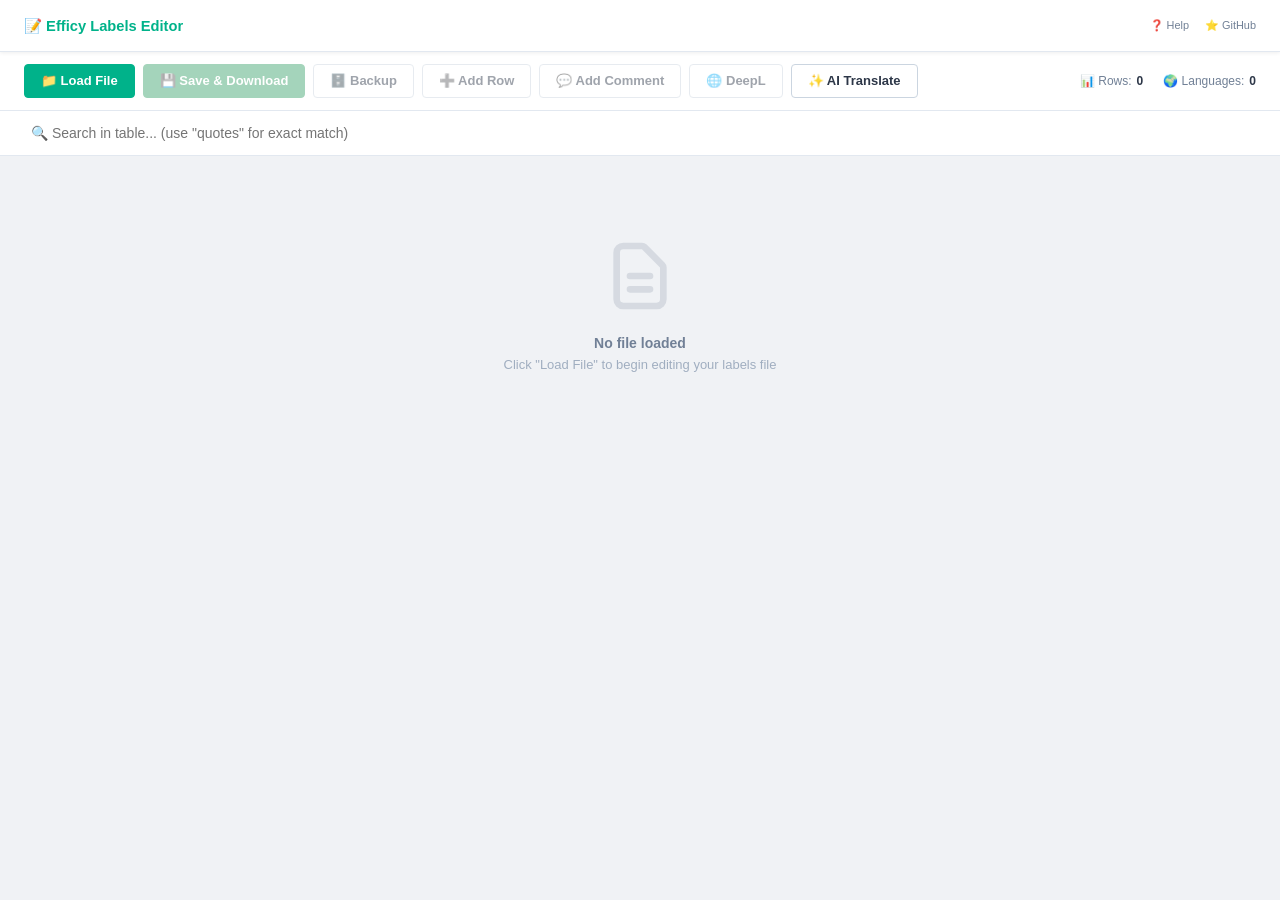
<file: index.html>
<!DOCTYPE html>
<html lang="en">
<head>
    <meta charset="UTF-8">
    <meta name="viewport" content="width=device-width, initial-scale=1.0">
    <title>Efficy Labels Editor</title>
    <link rel="stylesheet" href="style.css">
</head>
<body>
    <div class="container">
        <div class="header">
            <h1>📝 Efficy Labels Editor</h1>
            <div class="header-spacer"></div>
            <a href="help.html" target="_blank">❓ Help</a>
            <a href="https://github.com/eca-efficy/efficy-labels-editor" target="_blank">⭐ GitHub</a>
        </div>

        <div class="controls">
            <div class="file-input-wrapper">
                <label for="fileInput" class="btn btn-primary">
                    📁 Load File
                </label>
                <input type="file" id="fileInput" accept=".txt">
            </div>
            <button id="saveBtn" class="btn btn-success" disabled>
                💾 Save & Download
            </button>
            <button id="backupBtn" class="btn btn-secondary" disabled>
                🗄️ Backup
            </button>
            <button id="addRowBtn" class="btn btn-secondary" disabled>
                ➕ Add Row
            </button>
            <button id="addCommentBtn" class="btn btn-secondary" disabled>
                💬 Add Comment
            </button>
            <button id="deeplBtn" class="btn btn-secondary" disabled>
                🌐 DeepL
            </button>
            <button id="apiKeyBtn" class="btn btn-secondary" onclick="openApiKeyModal()">
                ✨ AI Translate
            </button>
<div class="filename-display hidden" id="filenameDisplay"></div>
            <div class="stats">
                <div class="stat-item">
                    <span>📊 Rows:</span>
                    <span class="stat-value" id="rowCount">0</span>
                </div>
                <div class="stat-item">
                    <span>🌍 Languages:</span>
                    <span class="stat-value" id="langCount">0</span>
                </div>
            </div>
        </div>

        <div class="search-bar">
            <input type="text" id="searchInput" placeholder='🔍 Search in table... (use "quotes" for exact match)' disabled>
        </div>

        <div class="pagination-bar hidden" id="paginationBar">
            <div class="pagination-info" id="paginationInfo"></div>
            <div class="pagination-controls">
                <button class="pg-btn" id="pgFirst" onclick="goToPage(1)" title="First page">«</button>
                <button class="pg-btn" id="pgPrev"  onclick="goToPage(currentPage - 1)" title="Previous page">‹</button>
                <button class="pg-btn" id="pgNext"  onclick="goToPage(currentPage + 1)" title="Next page">›</button>
                <button class="pg-btn" id="pgLast"  onclick="goToLastPage()" title="Last page">»</button>
            </div>
            <div class="pagination-size">
                <label for="pageSizeSelect">Rows per page:</label>
                <select id="pageSizeSelect" onchange="changePageSize(this.value)">
                    <option value="10">10</option>
                    <option value="25">25</option>
                    <option value="50" selected>50</option>
                    <option value="100">100</option>
                    <option value="200">200</option>
                </select>
            </div>
        </div>

        <!-- API Key Modal -->
        <div id="apiKeyModal" class="modal-overlay hidden">
            <div class="modal">
                <h2>✨ AI Translate <span style="font-size:0.75em;font-weight:400;color:#6c757d;"></span></h2>

                <div class="modal-section">
                    <h3>How to get your API key</h3>
                    <p style="margin-bottom:8px">If you use <strong>Claude Code CLI</strong>, your key is already stored locally:</p>
                    <ul>
                        <li>Open <code>%USERPROFILE%\.claude\config.json</code></li>
                        <li>Copy the value of <code>primaryApiKey</code></li>
                    </ul>
                    <p style="margin: 10px 0 8px">Otherwise, generate one from the Anthropic console:</p>
                    <ol>
                        <li>Go to <a href="https://console.anthropic.com" target="_blank">console.anthropic.com</a> and sign in</li>
                        <li>Click <strong>Settings</strong> (gear icon, bottom-left) → <strong>API Keys</strong> tab</li>
                        <li>Click <strong>Create Key</strong>, give it a name, then copy it</li>
                    </ol>
                </div>

                <div class="modal-privacy">
                    🔒 <strong>Privacy:</strong> Your API key is saved exclusively in your browser's <code>localStorage</code> and is only ever sent directly to <strong>api.anthropic.com</strong> to perform translations. It is never shared, logged, or used for any purpose outside this tool.
                </div>

                <div class="modal-input-row">
                    <input type="password" id="apiKeyInput" placeholder="sk-ant-api03-…" autocomplete="off" spellcheck="false">
                    <button onclick="toggleApiKeyVisibility()" title="Show/hide key">👁</button>
                </div>

                <div class="modal-actions">
                    <button id="clearKeyBtn" class="btn btn-danger hidden" onclick="clearApiKey()">Remove key</button>
                    <button class="btn btn-secondary" onclick="closeApiKeyModal()">Cancel</button>
                    <button class="btn btn-primary" onclick="saveApiKey()">Save key</button>
                </div>
            </div>
        </div>

<div class="table-container">
            <div class="no-data" id="noData">
                <svg viewBox="0 0 24 24" fill="none" stroke="currentColor">
                    <path stroke-linecap="round" stroke-linejoin="round" stroke-width="2" d="M9 12h6m-6 4h6m2 5H7a2 2 0 01-2-2V5a2 2 0 012-2h5.586a1 1 0 01.707.293l5.414 5.414a1 1 0 01.293.707V19a2 2 0 01-2 2z" />
                </svg>
                <h3>No file loaded</h3>
                <p>Click "Load File" to begin editing your labels file</p>
            </div>
            <table id="dataTable" class="hidden"></table>
        </div>
    </div>

    <script src="app.js"></script>
</body>
</html>
</file>
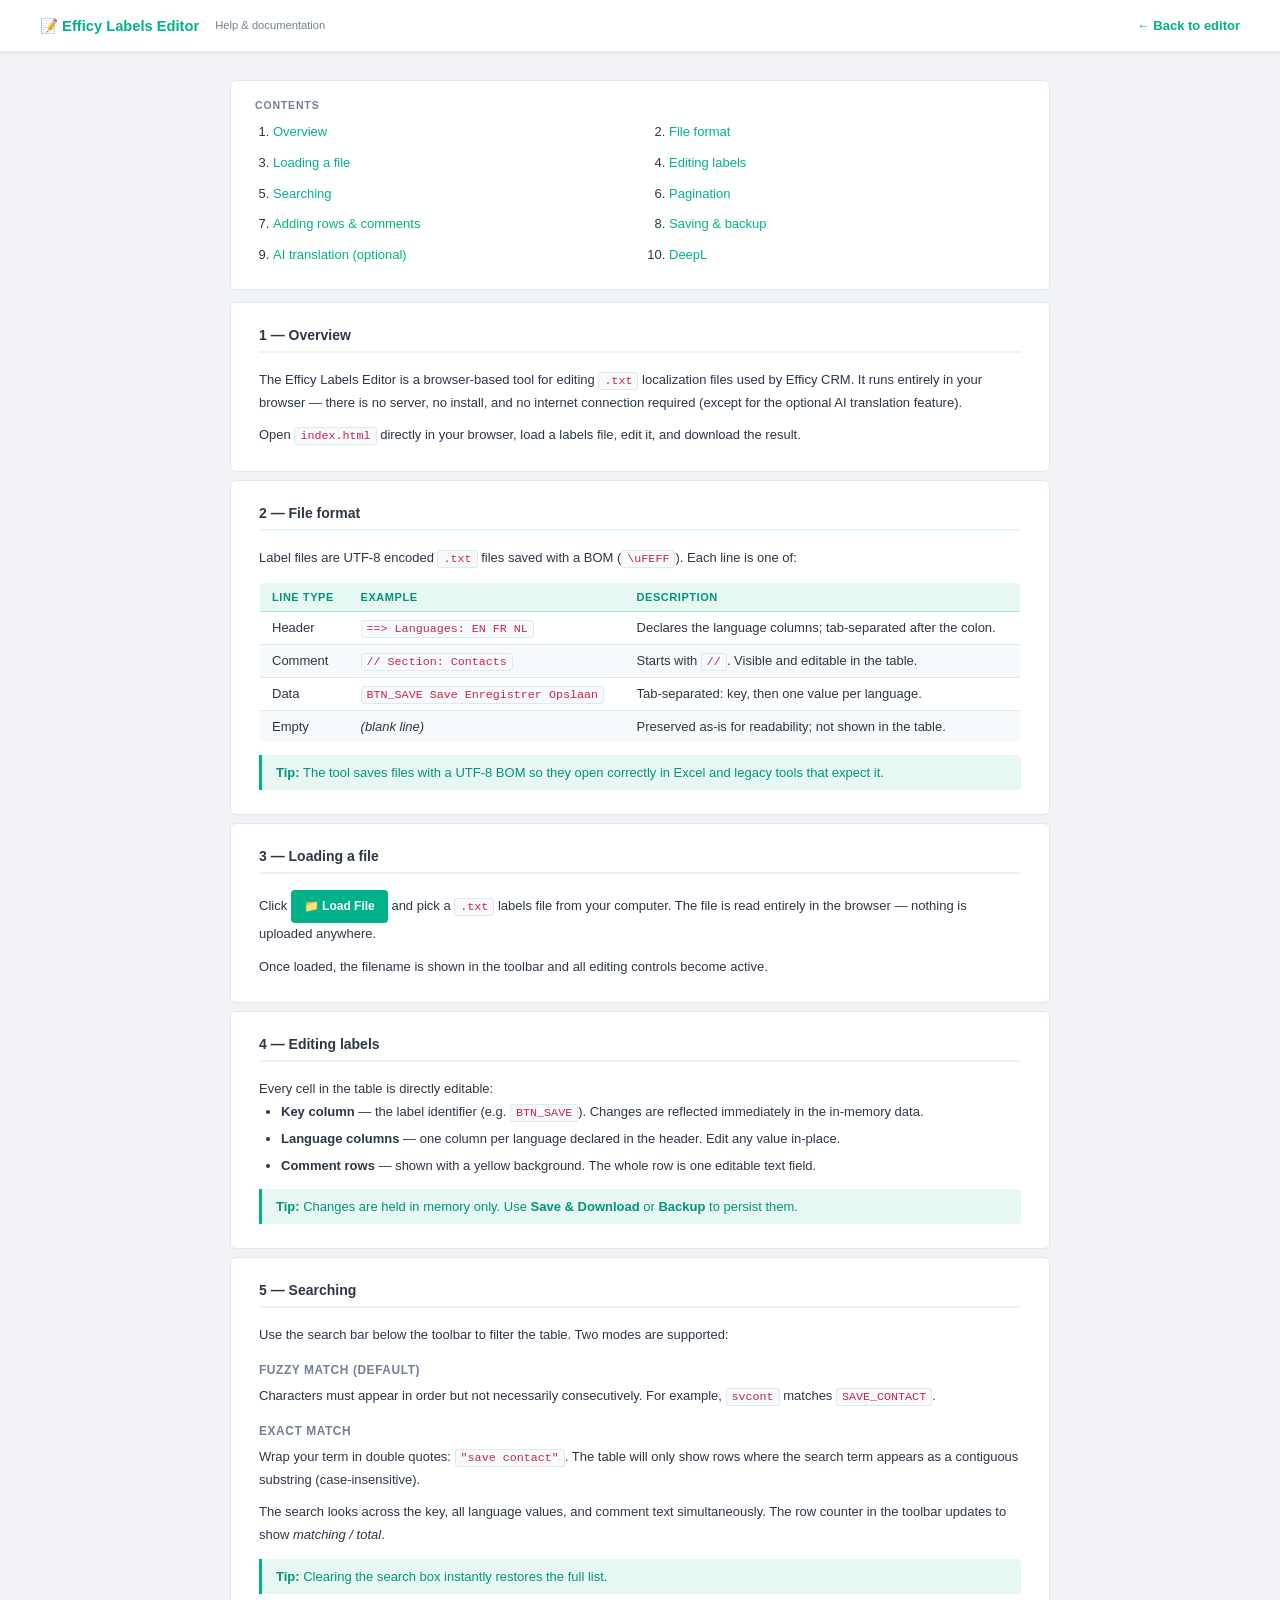
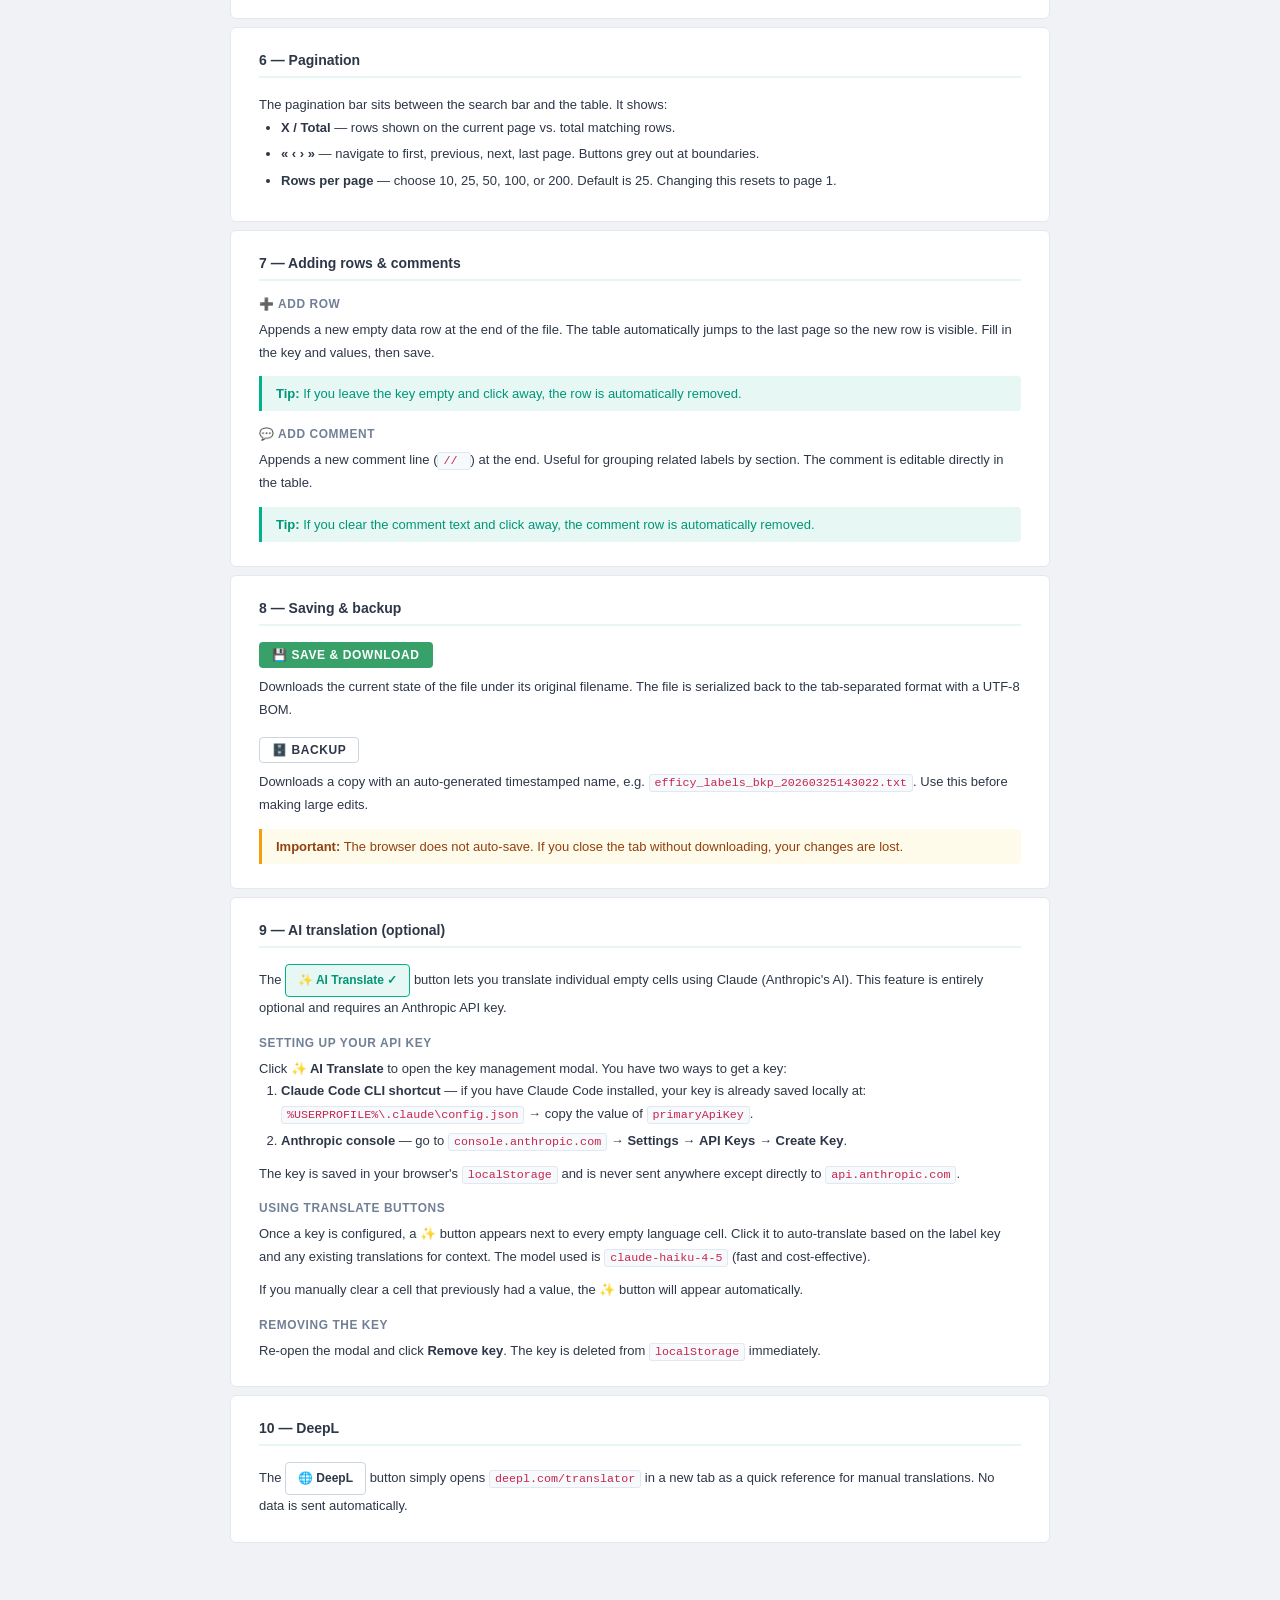
<file: help.html>
<!DOCTYPE html>
<html lang="en">
<head>
    <meta charset="UTF-8">
    <meta name="viewport" content="width=device-width, initial-scale=1.0">
    <title>Efficy Labels Editor — Help</title>
    <style>
        :root {
            --primary:      #00b28a;
            --primary-dark: #009678;
            --primary-light:#e6f7f4;
            --bg:           #f0f2f5;
            --card:         #ffffff;
            --border:       #e2e8f0;
            --border-dark:  #cbd5e0;
            --text:         #2d3748;
            --muted:        #718096;
        }

        * { margin: 0; padding: 0; box-sizing: border-box; }

        body {
            font-family: 'Segoe UI', Tahoma, Geneva, Verdana, sans-serif;
            background: var(--bg);
            min-height: 100vh;
            color: var(--text);
            font-size: 14px;
        }

        /* Navbar */
        .page-header {
            background: var(--card);
            border-bottom: 1px solid var(--border);
            padding: 0 40px;
            height: 52px;
            display: flex;
            align-items: center;
            gap: 16px;
            position: sticky;
            top: 0;
            z-index: 100;
            box-shadow: 0 1px 4px rgba(0,0,0,0.07);
        }

        .page-header h1 {
            font-size: 1.05em;
            font-weight: 700;
            color: var(--primary);
        }

        .page-header p {
            font-size: 0.8em;
            color: var(--muted);
        }

        .page-header a {
            margin-left: auto;
            font-size: 13px;
            color: var(--primary);
            text-decoration: none;
            font-weight: 600;
        }

        .page-header a:hover { text-decoration: underline; }

        /* Content wrapper */
        .page-body {
            max-width: 860px;
            margin: 28px auto;
            padding: 0 20px 40px;
            display: flex;
            flex-direction: column;
            gap: 4px;
        }

        /* TOC */
        .toc {
            background: var(--card);
            border: 1px solid var(--border);
            border-radius: 6px;
            padding: 18px 24px;
            margin-bottom: 8px;
        }

        .toc h2 {
            font-size: 0.75em;
            text-transform: uppercase;
            letter-spacing: 0.08em;
            color: var(--muted);
            margin-bottom: 10px;
        }

        .toc ol {
            padding-left: 18px;
            display: grid;
            grid-template-columns: 1fr 1fr;
            gap: 4px 40px;
            font-size: 13px;
        }

        .toc a { color: var(--primary); text-decoration: none; font-weight: 500; }
        .toc a:hover { text-decoration: underline; }

        /* Sections */
        section {
            background: var(--card);
            border: 1px solid var(--border);
            border-radius: 6px;
            padding: 24px 28px;
            scroll-margin-top: 68px;
        }

        section h2 {
            font-size: 1em;
            color: var(--text);
            border-bottom: 2px solid var(--primary-light);
            padding-bottom: 8px;
            margin-bottom: 16px;
        }

        section h2 span { color: var(--primary); margin-right: 6px; }

        section h3 {
            font-size: 0.85em;
            font-weight: 700;
            color: var(--muted);
            text-transform: uppercase;
            letter-spacing: 0.05em;
            margin: 16px 0 8px;
        }

        p, li { font-size: 13px; line-height: 1.75; color: var(--text); }
        ul, ol { padding-left: 22px; }
        li { margin-bottom: 4px; }

        code {
            background: #f7fafc;
            border: 1px solid var(--border);
            border-radius: 3px;
            padding: 1px 5px;
            font-family: 'Consolas', 'Courier New', monospace;
            font-size: 0.9em;
            color: #c7254e;
        }

        .tip {
            background: var(--primary-light);
            border-left: 3px solid var(--primary);
            border-radius: 0 4px 4px 0;
            padding: 10px 14px;
            font-size: 13px;
            color: var(--primary-dark);
            margin-top: 12px;
        }

        .warn {
            background: #fffbeb;
            border-left: 3px solid #f59e0b;
            border-radius: 0 4px 4px 0;
            padding: 10px 14px;
            font-size: 13px;
            color: #92400e;
            margin-top: 12px;
        }

        .btn-demo {
            display: inline-flex;
            align-items: center;
            gap: 5px;
            padding: 5px 12px;
            border-radius: 4px;
            font-size: 12px;
            font-weight: 600;
            border: 1px solid transparent;
            cursor: default;
            vertical-align: middle;
            font-family: inherit;
        }

        .btn-primary-demo  { background: var(--primary); color: white; }
        .btn-success-demo  { background: #38a169; color: white; }
        .btn-secondary-demo{ background: white; color: #2d3748; border-color: #cbd5e0; }
        .btn-teal-demo     { background: var(--primary-light); color: var(--primary-dark); border-color: var(--primary); }

        table.format-table {
            width: 100%;
            border-collapse: collapse;
            font-size: 13px;
            margin-top: 12px;
            border: 1px solid var(--border);
            border-radius: 5px;
            overflow: hidden;
        }

        table.format-table th {
            background: var(--primary-light);
            color: var(--primary-dark);
            padding: 8px 12px;
            text-align: left;
            font-size: 11px;
            text-transform: uppercase;
            letter-spacing: 0.05em;
            border-bottom: 1px solid #a7e8da;
        }

        table.format-table td {
            padding: 8px 12px;
            border-bottom: 1px solid var(--border);
        }

        table.format-table tr:last-child td { border-bottom: none; }
        table.format-table tr:nth-child(even) td { background: #f7fafc; }

        @media (max-width: 600px) {
            .page-header { padding: 0 20px; }
            .toc ol { grid-template-columns: 1fr; }
        }
    </style>
</head>
<body>
    <div class="page-header">
        <h1>📝 Efficy Labels Editor</h1>
        <p>Help &amp; documentation</p>
        <a href="index.html">← Back to editor</a>
    </div>

    <div class="page-body">

        <nav class="toc">
            <h2>Contents</h2>
            <ol>
                <li><a href="#overview">Overview</a></li>
                <li><a href="#file-format">File format</a></li>
                <li><a href="#loading">Loading a file</a></li>
                <li><a href="#editing">Editing labels</a></li>
                <li><a href="#search">Searching</a></li>
                <li><a href="#pagination">Pagination</a></li>
                <li><a href="#adding">Adding rows &amp; comments</a></li>
                <li><a href="#saving">Saving &amp; backup</a></li>
                <li><a href="#ai">AI translation (optional)</a></li>
                <li><a href="#deepl">DeepL</a></li>
            </ol>
        </nav>

        <div style="display:flex;flex-direction:column;gap:8px;">

            <section id="overview">
                <h2>1 — Overview</h2>
                <p>The Efficy Labels Editor is a browser-based tool for editing <code>.txt</code> localization files used by Efficy CRM. It runs entirely in your browser — there is no server, no install, and no internet connection required (except for the optional AI translation feature).</p>
                <p style="margin-top:10px">Open <code>index.html</code> directly in your browser, load a labels file, edit it, and download the result.</p>
            </section>

            <section id="file-format">
                <h2>2 — File format</h2>
                <p>Label files are UTF-8 encoded <code>.txt</code> files saved with a BOM (<code>\uFEFF</code>). Each line is one of:</p>

                <table class="format-table">
                    <thead>
                        <tr><th>Line type</th><th>Example</th><th>Description</th></tr>
                    </thead>
                    <tbody>
                        <tr>
                            <td>Header</td>
                            <td><code>==> Languages:	EN	FR	NL</code></td>
                            <td>Declares the language columns; tab-separated after the colon.</td>
                        </tr>
                        <tr>
                            <td>Comment</td>
                            <td><code>// Section: Contacts</code></td>
                            <td>Starts with <code>//</code>. Visible and editable in the table.</td>
                        </tr>
                        <tr>
                            <td>Data</td>
                            <td><code>BTN_SAVE	Save	Enregistrer	Opslaan</code></td>
                            <td>Tab-separated: key, then one value per language.</td>
                        </tr>
                        <tr>
                            <td>Empty</td>
                            <td><em>(blank line)</em></td>
                            <td>Preserved as-is for readability; not shown in the table.</td>
                        </tr>
                    </tbody>
                </table>

                <div class="tip">
                    <strong>Tip:</strong> The tool saves files with a UTF-8 BOM so they open correctly in Excel and legacy tools that expect it.
                </div>
            </section>

            <section id="loading">
                <h2>3 — Loading a file</h2>
                <p>Click <span class="btn-demo btn-primary-demo">📁 Load File</span> and pick a <code>.txt</code> labels file from your computer. The file is read entirely in the browser — nothing is uploaded anywhere.</p>
                <p style="margin-top:10px">Once loaded, the filename is shown in the toolbar and all editing controls become active.</p>
            </section>

            <section id="editing">
                <h2>4 — Editing labels</h2>
                <p>Every cell in the table is directly editable:</p>
                <ul>
                    <li><strong>Key column</strong> — the label identifier (e.g. <code>BTN_SAVE</code>). Changes are reflected immediately in the in-memory data.</li>
                    <li><strong>Language columns</strong> — one column per language declared in the header. Edit any value in-place.</li>
                    <li><strong>Comment rows</strong> — shown with a yellow background. The whole row is one editable text field.</li>
                </ul>
                <div class="tip">
                    <strong>Tip:</strong> Changes are held in memory only. Use <strong>Save &amp; Download</strong> or <strong>Backup</strong> to persist them.
                </div>
            </section>

            <section id="search">
                <h2>5 — Searching</h2>
                <p>Use the search bar below the toolbar to filter the table. Two modes are supported:</p>

                <h3>Fuzzy match (default)</h3>
                <p>Characters must appear in order but not necessarily consecutively. For example, <code>svcont</code> matches <code>SAVE_CONTACT</code>.</p>

                <h3>Exact match</h3>
                <p>Wrap your term in double quotes: <code>"save contact"</code>. The table will only show rows where the search term appears as a contiguous substring (case-insensitive).</p>

                <p style="margin-top:10px">The search looks across the key, all language values, and comment text simultaneously. The row counter in the toolbar updates to show <em>matching / total</em>.</p>

                <div class="tip">
                    <strong>Tip:</strong> Clearing the search box instantly restores the full list.
                </div>
            </section>

            <section id="pagination">
                <h2>6 — Pagination</h2>
                <p>The pagination bar sits between the search bar and the table. It shows:</p>
                <ul>
                    <li><strong>X / Total</strong> — rows shown on the current page vs. total matching rows.</li>
                    <li><strong>« ‹ › »</strong> — navigate to first, previous, next, last page. Buttons grey out at boundaries.</li>
                    <li><strong>Rows per page</strong> — choose 10, 25, 50, 100, or 200. Default is 25. Changing this resets to page 1.</li>
                </ul>
            </section>

            <section id="adding">
                <h2>7 — Adding rows &amp; comments</h2>

                <h3>➕ Add Row</h3>
                <p>Appends a new empty data row at the end of the file. The table automatically jumps to the last page so the new row is visible. Fill in the key and values, then save.</p>
                <div class="tip">
                    <strong>Tip:</strong> If you leave the key empty and click away, the row is automatically removed.
                </div>

                <h3>💬 Add Comment</h3>
                <p>Appends a new comment line (<code>// </code>) at the end. Useful for grouping related labels by section. The comment is editable directly in the table.</p>
                <div class="tip">
                    <strong>Tip:</strong> If you clear the comment text and click away, the comment row is automatically removed.
                </div>
            </section>

            <section id="saving">
                <h2>8 — Saving &amp; backup</h2>

                <h3><span class="btn-demo btn-success-demo">💾 Save &amp; Download</span></h3>
                <p>Downloads the current state of the file under its original filename. The file is serialized back to the tab-separated format with a UTF-8 BOM.</p>

                <h3><span class="btn-demo btn-secondary-demo">🗄️ Backup</span></h3>
                <p>Downloads a copy with an auto-generated timestamped name, e.g. <code>efficy_labels_bkp_20260325143022.txt</code>. Use this before making large edits.</p>

                <div class="warn">
                    <strong>Important:</strong> The browser does not auto-save. If you close the tab without downloading, your changes are lost.
                </div>
            </section>

            <section id="ai">
                <h2>9 — AI translation (optional)</h2>
                <p>The <span class="btn-demo btn-teal-demo">✨ AI Translate ✓</span> button lets you translate individual empty cells using Claude (Anthropic's AI). This feature is entirely optional and requires an Anthropic API key.</p>

                <h3>Setting up your API key</h3>
                <p>Click <strong>✨ AI Translate</strong> to open the key management modal. You have two ways to get a key:</p>
                <ol>
                    <li>
                        <strong>Claude Code CLI shortcut</strong> — if you have Claude Code installed, your key is already saved locally at:<br>
                        <code>%USERPROFILE%\.claude\config.json</code> → copy the value of <code>primaryApiKey</code>.
                    </li>
                    <li>
                        <strong>Anthropic console</strong> — go to <code>console.anthropic.com</code> → <strong>Settings</strong> → <strong>API Keys</strong> → <strong>Create Key</strong>.
                    </li>
                </ol>
                <p style="margin-top:10px">The key is saved in your browser's <code>localStorage</code> and is never sent anywhere except directly to <code>api.anthropic.com</code>.</p>

                <h3>Using translate buttons</h3>
                <p>Once a key is configured, a <strong>✨</strong> button appears next to every empty language cell. Click it to auto-translate based on the label key and any existing translations for context. The model used is <code>claude-haiku-4-5</code> (fast and cost-effective).</p>
                <p style="margin-top:10px">If you manually clear a cell that previously had a value, the ✨ button will appear automatically.</p>

                <h3>Removing the key</h3>
                <p>Re-open the modal and click <strong>Remove key</strong>. The key is deleted from <code>localStorage</code> immediately.</p>
            </section>

            <section id="deepl">
                <h2>10 — DeepL</h2>
                <p>The <span class="btn-demo btn-secondary-demo">🌐 DeepL</span> button simply opens <code>deepl.com/translator</code> in a new tab as a quick reference for manual translations. No data is sent automatically.</p>
            </section>

        </div>

        </div>

    </div>
</body>
</html>
</file>
<file: style.css>
:root {
    --primary:       #00b28a;
    --primary-dark:  #009678;
    --primary-light: #e6f7f4;
    --bg:            #f0f2f5;
    --card:          #ffffff;
    --border:        #e2e8f0;
    --border-dark:   #cbd5e0;
    --text:          #2d3748;
    --muted:         #718096;
    --muted-light:   #a0aec0;
    --danger:        #e53e3e;
    --danger-dark:   #c53030;
    --success:       #38a169;
    --success-dark:  #2f855a;
    --info:          #3182ce;
    --info-dark:     #2b6cb0;
    --warning-bg:    #fffbeb;
    --warning-text:  #92400e;
    --warning-border:#fcd34d;
}

* {
    margin: 0;
    padding: 0;
    box-sizing: border-box;
}

html, body {
    height: 100%;
    overflow: hidden;
}

body {
    font-family: 'Segoe UI', Tahoma, Geneva, Verdana, sans-serif;
    background: var(--bg);
    color: var(--text);
    font-size: 14px;
}

/* ── Layout ─────────────────────────────────────────────────────── */

.container {
    display: flex;
    flex-direction: column;
    height: 100vh;
}

/* ── Top navbar ─────────────────────────────────────────────────── */

.header {
    background: var(--card);
    border-bottom: 1px solid var(--border);
    padding: 0 24px;
    height: 52px;
    display: flex;
    align-items: center;
    gap: 16px;
    position: sticky;
    top: 0;
    z-index: 100;
    box-shadow: 0 1px 4px rgba(0,0,0,0.07);
    flex-shrink: 0;
}

.header h1 {
    font-size: 1.05em;
    font-weight: 700;
    color: var(--primary);
    white-space: nowrap;
}

.header-spacer { flex: 1; }

.header a {
    font-size: 0.78em;
    color: var(--muted);
    text-decoration: none;
    white-space: nowrap;
}

.header a:hover {
    color: var(--primary);
    text-decoration: underline;
}

/* ── Controls bar ───────────────────────────────────────────────── */

.controls {
    padding: 12px 24px;
    background: var(--card);
    border-bottom: 1px solid var(--border);
    display: flex;
    gap: 8px;
    flex-wrap: wrap;
    align-items: center;
}

.file-input-wrapper {
    position: relative;
    overflow: hidden;
    display: inline-block;
}

.file-input-wrapper input[type=file] {
    position: absolute;
    left: -9999px;
}

/* ── Buttons ────────────────────────────────────────────────────── */

.btn {
    padding: 7px 16px;
    border: 1px solid transparent;
    border-radius: 4px;
    cursor: pointer;
    font-size: 13px;
    font-weight: 600;
    font-family: inherit;
    transition: background 0.15s, border-color 0.15s, box-shadow 0.15s;
    display: inline-flex;
    align-items: center;
    gap: 6px;
    line-height: 1.4;
    white-space: nowrap;
}

.btn-primary {
    background: var(--primary);
    color: white;
    border-color: var(--primary);
}

.btn-primary:hover {
    background: var(--primary-dark);
    border-color: var(--primary-dark);
}

.btn-success {
    background: var(--success);
    color: white;
    border-color: var(--success);
}

.btn-success:hover {
    background: var(--success-dark);
    border-color: var(--success-dark);
}

.btn-secondary {
    background: var(--card);
    color: var(--text);
    border-color: var(--border-dark);
}

.btn-secondary:hover {
    background: var(--bg);
    border-color: var(--muted);
}

.btn-api-set {
    background: var(--primary-light);
    color: var(--primary-dark);
    border-color: var(--primary);
}

.btn-api-set:hover {
    background: #cceee7;
    border-color: var(--primary-dark);
}

.btn:disabled {
    opacity: 0.45;
    cursor: not-allowed;
}

/* ── Stats ──────────────────────────────────────────────────────── */

.stats {
    margin-left: auto;
    display: flex;
    gap: 20px;
    font-size: 12px;
    color: var(--muted);
}

.stat-item {
    display: flex;
    align-items: center;
    gap: 5px;
}

.stat-value {
    font-weight: 700;
    color: var(--text);
}

/* ── Search bar ─────────────────────────────────────────────────── */

.search-bar {
    padding: 10px 24px;
    background: var(--card);
    border-bottom: 1px solid var(--border);
    display: flex;
    gap: 10px;
    align-items: center;
}

.search-bar input {
    flex: 1;
    padding: 7px 12px;
    border: 1px solid var(--border-dark);
    border-radius: 4px;
    font-size: 13px;
    font-family: inherit;
    color: var(--text);
    background: var(--bg);
    transition: border-color 0.2s, box-shadow 0.2s;
}

.search-bar input:focus {
    outline: none;
    border-color: var(--primary);
    background: white;
    box-shadow: 0 0 0 3px rgba(0,178,138,0.12);
}


/* ── Pagination bar ─────────────────────────────────────────────── */

.pagination-bar {
    display: flex;
    align-items: center;
    gap: 12px;
    padding: 8px 24px;
    border-bottom: 1px solid var(--border);
    background: var(--card);
    flex-wrap: wrap;
}

.pagination-info {
    font-size: 12px;
    color: var(--muted);
    min-width: 80px;
}

.pagination-info strong {
    color: var(--text);
    font-weight: 700;
}

.pagination-controls {
    display: flex;
    gap: 2px;
}

.pg-btn {
    padding: 4px 10px;
    border: 1px solid var(--border-dark);
    border-radius: 4px;
    background: var(--card);
    cursor: pointer;
    font-size: 14px;
    line-height: 1.4;
    color: var(--text);
    transition: background 0.15s, border-color 0.15s, color 0.15s;
}

.pg-btn:hover:not(:disabled) {
    background: var(--primary-light);
    border-color: var(--primary);
    color: var(--primary-dark);
}

.pg-btn:disabled {
    opacity: 0.3;
    cursor: not-allowed;
}

.pagination-size {
    display: flex;
    align-items: center;
    gap: 8px;
    font-size: 12px;
    color: var(--muted);
    margin-left: auto;
}

.pagination-size select {
    padding: 4px 8px;
    border: 1px solid var(--border-dark);
    border-radius: 4px;
    font-size: 12px;
    font-family: inherit;
    background: var(--card);
    cursor: pointer;
    color: var(--text);
}

/* ── Table container ────────────────────────────────────────────── */

.table-container {
    overflow: auto;
    flex: 1;
    min-height: 0;
    padding: 0 16px 16px;
}

table {
    width: 100%;
    border-collapse: collapse;
    font-size: 13px;
    background: var(--card);
    border: 1px solid var(--border);
    border-radius: 6px;
    overflow: hidden;
    box-shadow: 0 1px 3px rgba(0,0,0,0.06);
}

th, td {
    padding: 6px 10px;
    text-align: left;
    border-bottom: 1px solid var(--border);
    min-width: 100px;
}

th {
    background: #f7fafc;
    font-weight: 600;
    font-size: 12px;
    color: var(--muted);
    text-transform: uppercase;
    letter-spacing: 0.04em;
    position: sticky;
    top: 0;
    z-index: 3;
    border-bottom: 2px solid var(--border-dark);
    box-shadow: 0 2px 4px rgba(0,0,0,0.08);
}

th:first-child {
    background: #edf2f7;
    color: var(--muted-light);
    width: 50px;
    min-width: 50px;
    text-align: center;
    position: sticky;
    top: 0;
    left: 0;
    z-index: 5;
}

th:nth-child(2) {
    background: var(--primary-light);
    color: var(--primary-dark);
    min-width: 150px;
    position: sticky;
    top: 0;
    left: 50px;
    z-index: 5;
    box-shadow: 2px 0 5px rgba(0,0,0,0.06);
}

td:first-child {
    text-align: center;
    color: var(--muted-light);
    font-weight: 600;
    font-size: 11px;
    background: #f7fafc;
    position: sticky;
    left: 0;
    z-index: 2;
}

td:nth-child(2) {
    position: sticky;
    left: 50px;
    z-index: 2;
    background: var(--card);
    box-shadow: 2px 0 5px rgba(0,0,0,0.06);
}

tr:last-child td { border-bottom: none; }

tbody tr:nth-child(even) td { background: #f8fafb; }
tbody tr:nth-child(even) td:first-child { background: #eef2f6; }
tbody tr:nth-child(even) td:nth-child(2) { background: #f8fafb; }

tr:hover td { background: #edf7f4; }
tr:hover td:first-child { background: #dff0eb; }
tr:hover td:nth-child(2) { background: #edf7f4; }

.comment-row td {
    background: var(--warning-bg) !important;
    font-style: italic;
    color: var(--warning-text);
    border-bottom-color: var(--warning-border);
}

/* ── Inputs inside table ────────────────────────────────────────── */

input[type="text"], textarea {
    width: 100%;
    padding: 3px 6px;
    border: 1px solid transparent;
    border-radius: 3px;
    font-family: inherit;
    font-size: inherit;
    background: transparent;
    color: var(--text);
    resize: vertical;
    transition: border-color 0.15s, background 0.15s;
}

input[type="text"]:hover {
    border-color: var(--border-dark);
    background: white;
}

input[type="text"]:focus, textarea:focus {
    outline: none;
    border-color: var(--primary);
    background: white;
    box-shadow: 0 0 0 2px rgba(0,178,138,0.12);
}

/* ── Translate button ───────────────────────────────────────────── */

.cell-wrapper {
    display: flex;
    align-items: center;
    gap: 4px;
}

.cell-wrapper input {
    flex: 1;
    min-width: 0;
}

.translate-btn {
    flex-shrink: 0;
    background: none;
    border: 1px solid var(--primary);
    border-radius: 3px;
    cursor: pointer;
    padding: 2px 7px;
    font-size: 11px;
    color: var(--primary);
    line-height: 1.6;
    transition: background 0.15s, color 0.15s;
}

.translate-btn:hover {
    background: var(--primary);
    color: white;
}

.translate-btn:disabled {
    opacity: 0.5;
    cursor: not-allowed;
}

/* ── Active column highlight ────────────────────────────────────── */

th.col-active {
    background: var(--primary-light) !important;
    color: var(--primary-dark) !important;
    border-bottom-color: var(--primary) !important;
}

/* ── Empty cell tint ────────────────────────────────────────────── */

.empty-cell {
    background: #fff8f2 !important;
}

/* ── Row-level translate button ─────────────────────────────────── */

.row-number-cell {
    padding: 6px 8px;
}

.translate-row-btn {
    display: block;
    margin: 3px auto 0;
    flex-shrink: 0;
    background: none;
    border: 1px solid var(--primary);
    border-radius: 3px;
    cursor: pointer;
    padding: 1px 5px;
    font-size: 10px;
    color: var(--primary);
    line-height: 1.6;
    transition: background 0.15s, color 0.15s;
    white-space: nowrap;
}

.translate-row-btn:hover {
    background: var(--primary);
    color: white;
}

.translate-row-btn:disabled {
    opacity: 0.5;
    cursor: not-allowed;
}

/* ── No data state ──────────────────────────────────────────────── */

.no-data {
    text-align: center;
    padding: 80px 30px;
    color: var(--muted);
}

.no-data svg {
    width: 80px;
    height: 80px;
    margin-bottom: 16px;
    opacity: 0.2;
}

.no-data h3 {
    font-size: 1em;
    margin-bottom: 6px;
    color: var(--muted);
}

.no-data p {
    font-size: 13px;
    color: var(--muted-light);
}

/* ── Filename display ───────────────────────────────────────────── */

.filename-display {
    font-weight: 600;
    font-size: 12px;
    color: var(--muted);
    padding: 6px 12px;
    background: var(--bg);
    border-radius: 4px;
    border: 1px solid var(--border);
}

/* ── Utility ────────────────────────────────────────────────────── */

.hidden {
    display: none !important;
}

.fuzzy-match {
    background: #fef08a;
    font-weight: bold;
}

/* ── Modal ──────────────────────────────────────────────────────── */

.modal-overlay {
    position: fixed;
    inset: 0;
    background: rgba(0,0,0,0.4);
    z-index: 1000;
    display: flex;
    align-items: center;
    justify-content: center;
    padding: 20px;
}

.modal {
    background: var(--card);
    border-radius: 8px;
    padding: 28px 32px;
    max-width: 540px;
    width: 100%;
    box-shadow: 0 20px 60px rgba(0,0,0,0.2);
    border: 1px solid var(--border);
}

.modal h2 {
    font-size: 1.1em;
    margin-bottom: 20px;
    color: var(--text);
}

.modal-section {
    margin-bottom: 16px;
}

.modal-section h3 {
    font-size: 0.85em;
    font-weight: 700;
    color: var(--muted);
    text-transform: uppercase;
    letter-spacing: 0.05em;
    margin-bottom: 8px;
}

.modal-section ol, .modal-section ul {
    padding-left: 20px;
    font-size: 13px;
    color: var(--text);
    line-height: 1.8;
}

.modal-section a {
    color: var(--primary);
    text-decoration: none;
    font-weight: 600;
}

.modal-section a:hover { text-decoration: underline; }

.modal-privacy {
    background: var(--primary-light);
    border: 1px solid #a7e8da;
    border-radius: 5px;
    padding: 11px 14px;
    font-size: 13px;
    color: var(--primary-dark);
    line-height: 1.6;
    margin-bottom: 16px;
}

.modal-input-row {
    display: flex;
    gap: 8px;
    align-items: center;
    margin-bottom: 16px;
}

.modal-input-row input {
    flex: 1;
    padding: 9px 12px;
    border: 1px solid var(--border-dark);
    border-radius: 4px;
    font-size: 13px;
    font-family: monospace;
    background: var(--bg);
    color: var(--text);
    width: auto;
}

.modal-input-row input:focus {
    outline: none;
    border-color: var(--primary);
    background: white;
    box-shadow: 0 0 0 3px rgba(0,178,138,0.12);
}

.modal-input-row button {
    padding: 9px 12px;
    border: 1px solid var(--border-dark);
    border-radius: 4px;
    background: var(--card);
    cursor: pointer;
    font-size: 14px;
    color: var(--muted);
    transition: border-color 0.15s;
}

.modal-input-row button:hover {
    border-color: var(--primary);
    color: var(--primary);
}

.modal-actions {
    display: flex;
    gap: 8px;
    justify-content: flex-end;
    flex-wrap: wrap;
}

.modal-actions .btn-danger {
    background: var(--danger);
    color: white;
    border-color: var(--danger);
    margin-right: auto;
}

.modal-actions .btn-danger:hover {
    background: var(--danger-dark);
    border-color: var(--danger-dark);
}

/* ── Responsive ─────────────────────────────────────────────────── */

@media (max-width: 768px) {
    .controls { flex-direction: column; align-items: stretch; }
    .stats { margin-left: 0; flex-direction: column; gap: 8px; }
}
</file>
